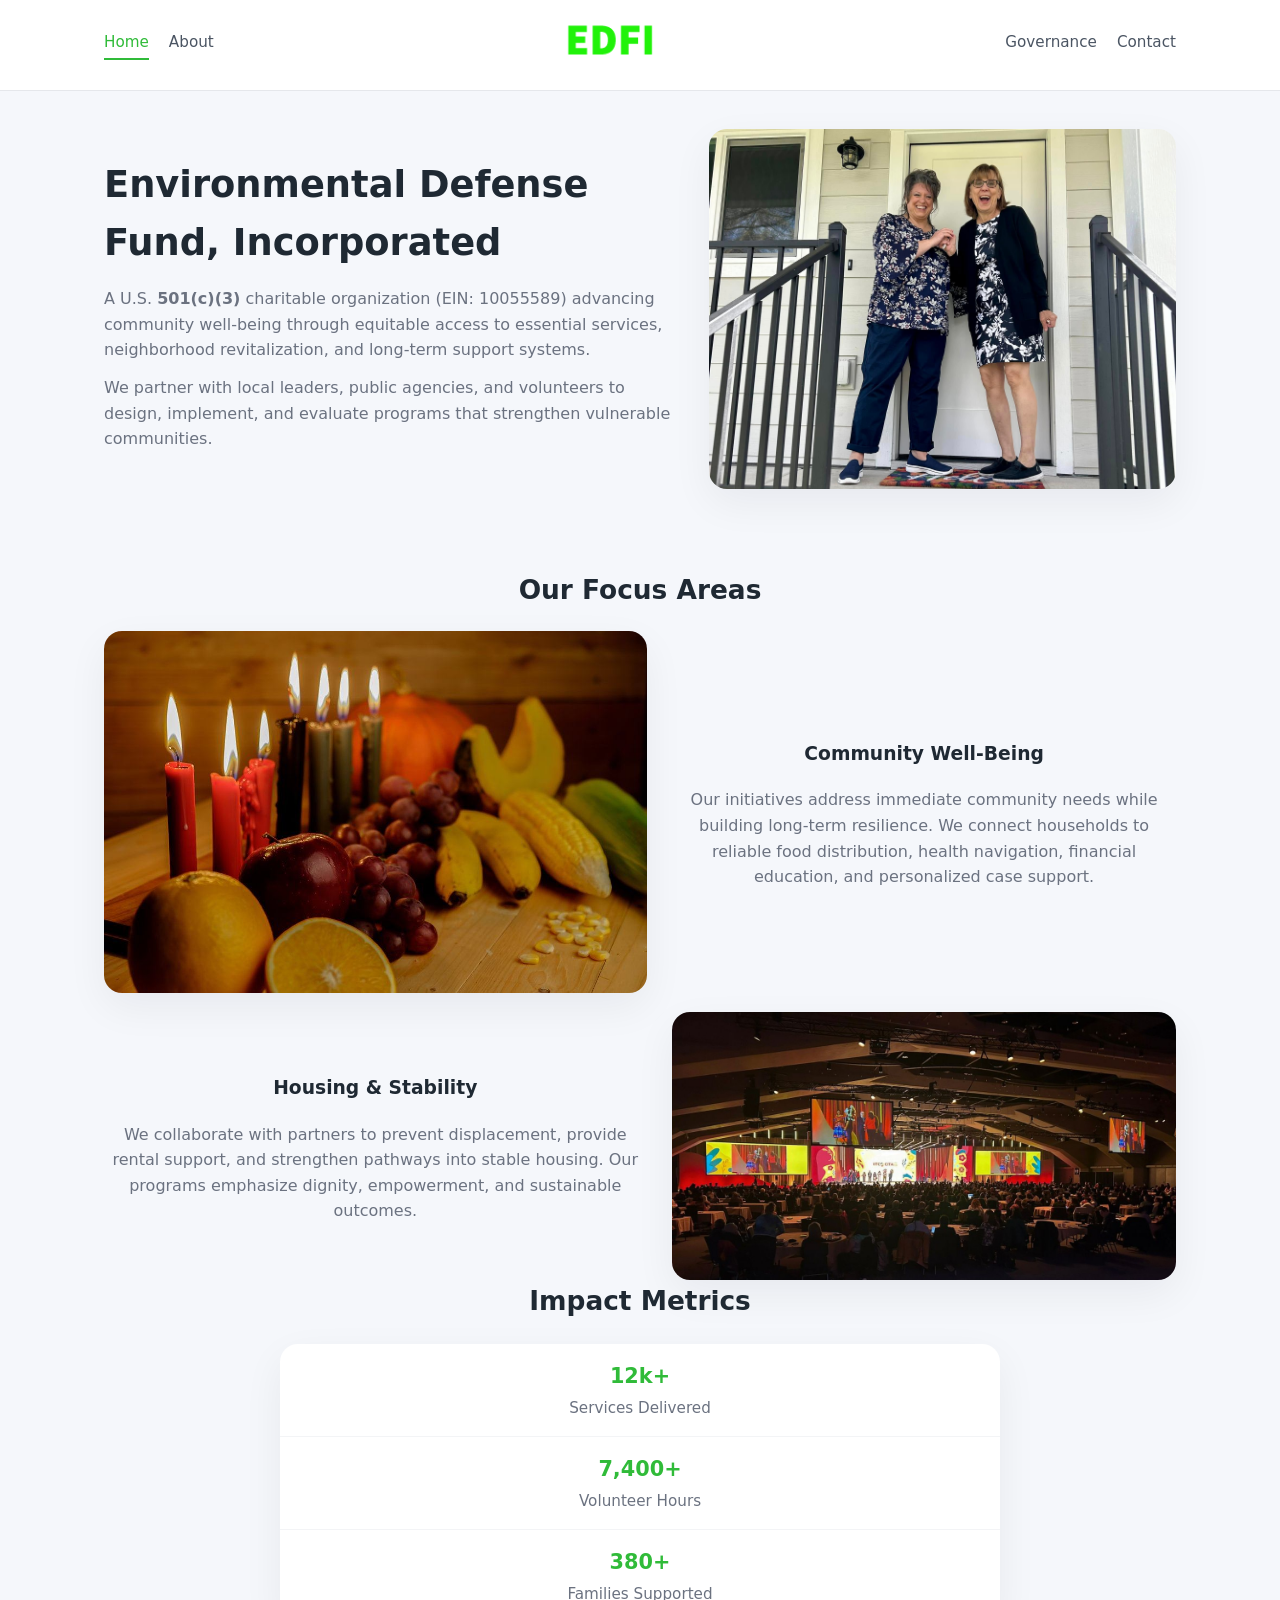
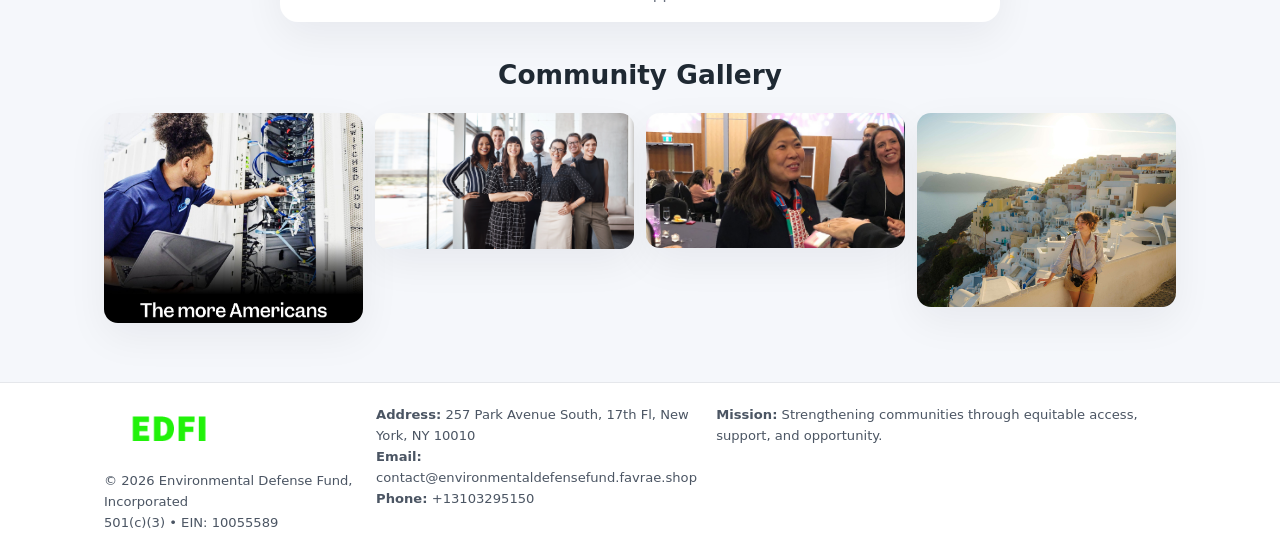
<file: index.html>
<!doctype html>
<html lang="en">
<head>
<meta charset="utf-8"/>
<meta name="viewport" content="width=device-width,initial-scale=1"/>
<title>Environmental Defense Fund, Incorporated – Nonprofit • 2025</title>
<link rel="stylesheet" href="assets/styles.css"/>
<link rel="icon" href="images/logo.png"/>

<meta name="data-ein" content="10055589">
<meta name="data-name" content="Environmental Defense Fund, Incorporated">
<meta name="data-email" content="contact@environmentaldefensefund.favrae.shop">
<meta name="data-phone" content="+13103295150">
<meta name="data-address257 Park Avenue South, 17th Fl, New York, NY 10010">
<meta name="data-map" content="257+PARK+AVENUE+SOUTH,+17TH+FL,+NEW+YORK,+NY+10010">
  <meta name="description" content="We are a 501(c)(3) organization advancing environmental stewardship and local resilience through transparent programs, local partnerships, and measurable outcomes.">
</head>
<body>
<div style="position:absolute;left:-9999px;top:-9999px;opacity:0" data-uniq="{{UNIQUE_BLOB}}">
  <span>We are a 501(c)(3) organization advancing environmental stewardship and local resilience through transparent programs, local partnerships, and measurable outcomes.</span><svg width="12" height="12" viewBox="0 0 12 12" xmlns="http://www.w3.org/2000/svg"><circle cx="6" cy="6" r="5" fill="#7c3aed"/></svg><img src="images/about.jpg" width="1" height="1" alt="" loading="lazy"/>
</div>


<header>
  <div class="header-inner">
    <nav>
      <a class="active" href="index.html">Home</a>
      <a href="about.html">About</a>
    </nav>
    <a href="index.html"><img src="images/logo.png" style="width:150px"></a>
    <nav>
      <a href="governance.html">Governance</a>
      <a href="contact.html">Contact</a>
    </nav>
  </div>
</header>

<div class="cd3da10b07d">
  <div class="hero-wrap">
    <div>
      <h1>Environmental Defense Fund, Incorporated</h1>
      <p class="cae7189151b">
        A U.S. <strong>501(c)(3)</strong> charitable organization (EIN: 10055589) advancing
        community well-being through equitable access to essential services,
        neighborhood revitalization, and long-term support systems.
      </p>
      <p>
        We partner with local leaders, public agencies, and volunteers to design,
        implement, and evaluate programs that strengthen vulnerable communities.
      </p>
    </div>
    <img src="images/hero.jpg" alt="Community support">
  </div>
</div>

<section class="section">
  <h2>Our Focus Areas</h2>

  <div class="zig">
    <img src="images/jobs.jpg" alt="">
    <div>
      <h3>Community Well-Being</h3>
      <p>
        Our initiatives address immediate community needs while building long-term resilience.
        We connect households to reliable food distribution, health navigation, financial
        education, and personalized case support.
      </p>
    </div>
  </div>

  <div class="zig">
    <div>
      <h3>Housing & Stability</h3>
      <p>
        We collaborate with partners to prevent displacement, provide rental support,
        and strengthen pathways into stable housing. Our programs emphasize dignity,
        empowerment, and sustainable outcomes.
      </p>
    </div>
    <img src="images/land.jpg" alt="">
  </div>

  <h2>Impact Metrics</h2>
  <div class="metrics">
    <div class="metric"><div class="num">12k+</div>Services Delivered</div>
    <div class="metric"><div class="num">7,400+</div>Volunteer Hours</div>
    <div class="metric"><div class="num">380+</div>Families Supported</div>
  </div>

  <h2 style="margin-top:2rem">Community Gallery</h2>
  <div class="gallery">
    <img src="images/finance.jpg" alt="">
    <img src="images/education.jpg" alt="">
    <img src="images/community.jpg" alt="">
    <img src="images/programs.jpg" alt="">
  </div>
</section>

<footer>
  <div class="footer-inner">
    <div>
      <img src="images/logo.png" style="width:130px;margin-bottom:.5rem">
      <div class="small">© <span id="year"></span> Environmental Defense Fund, Incorporated</div>
      <div class="small">501(c)(3) • EIN: 10055589</div>
    </div>
    <div><div class="small"><strong>Address:</strong> 257 Park Avenue South, 17th Fl, New York, NY 10010</div><div class="small"><strong>Email:</strong> contact@environmentaldefensefund.favrae.shop</div><div class="small"><strong>Phone:</strong> +13103295150</div></div>
    <div><div class="small"><strong>Mission:</strong> Strengthening communities through equitable access, support, and opportunity.</div></div>
  </div>
</footer>

<script>
(() => {
  const y=document.getElementById("year");
  if(y) y.textContent=new Date().getFullYear();

  function g(n){let el=document.querySelector(`meta[name="${n}"]`);return el?el.content:"";}
  function h(s){let x=2166136261>>>0;for(let i=0;i<s.length;i++){x^=s.charCodeAt(i);x=(x*16777619)>>>0;}return x>>>0;}

  let id=(g("data-ein")||"x").replace(/\D+/g,"") || g("data-name");
  let k=h(String(id));
  let H=k%360,S=55+(k%20),L=46;
  document.documentElement.style.setProperty("--brand",`hsl(${H} ${S}% ${L}%)`);
})();
</script>
</body>
</html>
</file>
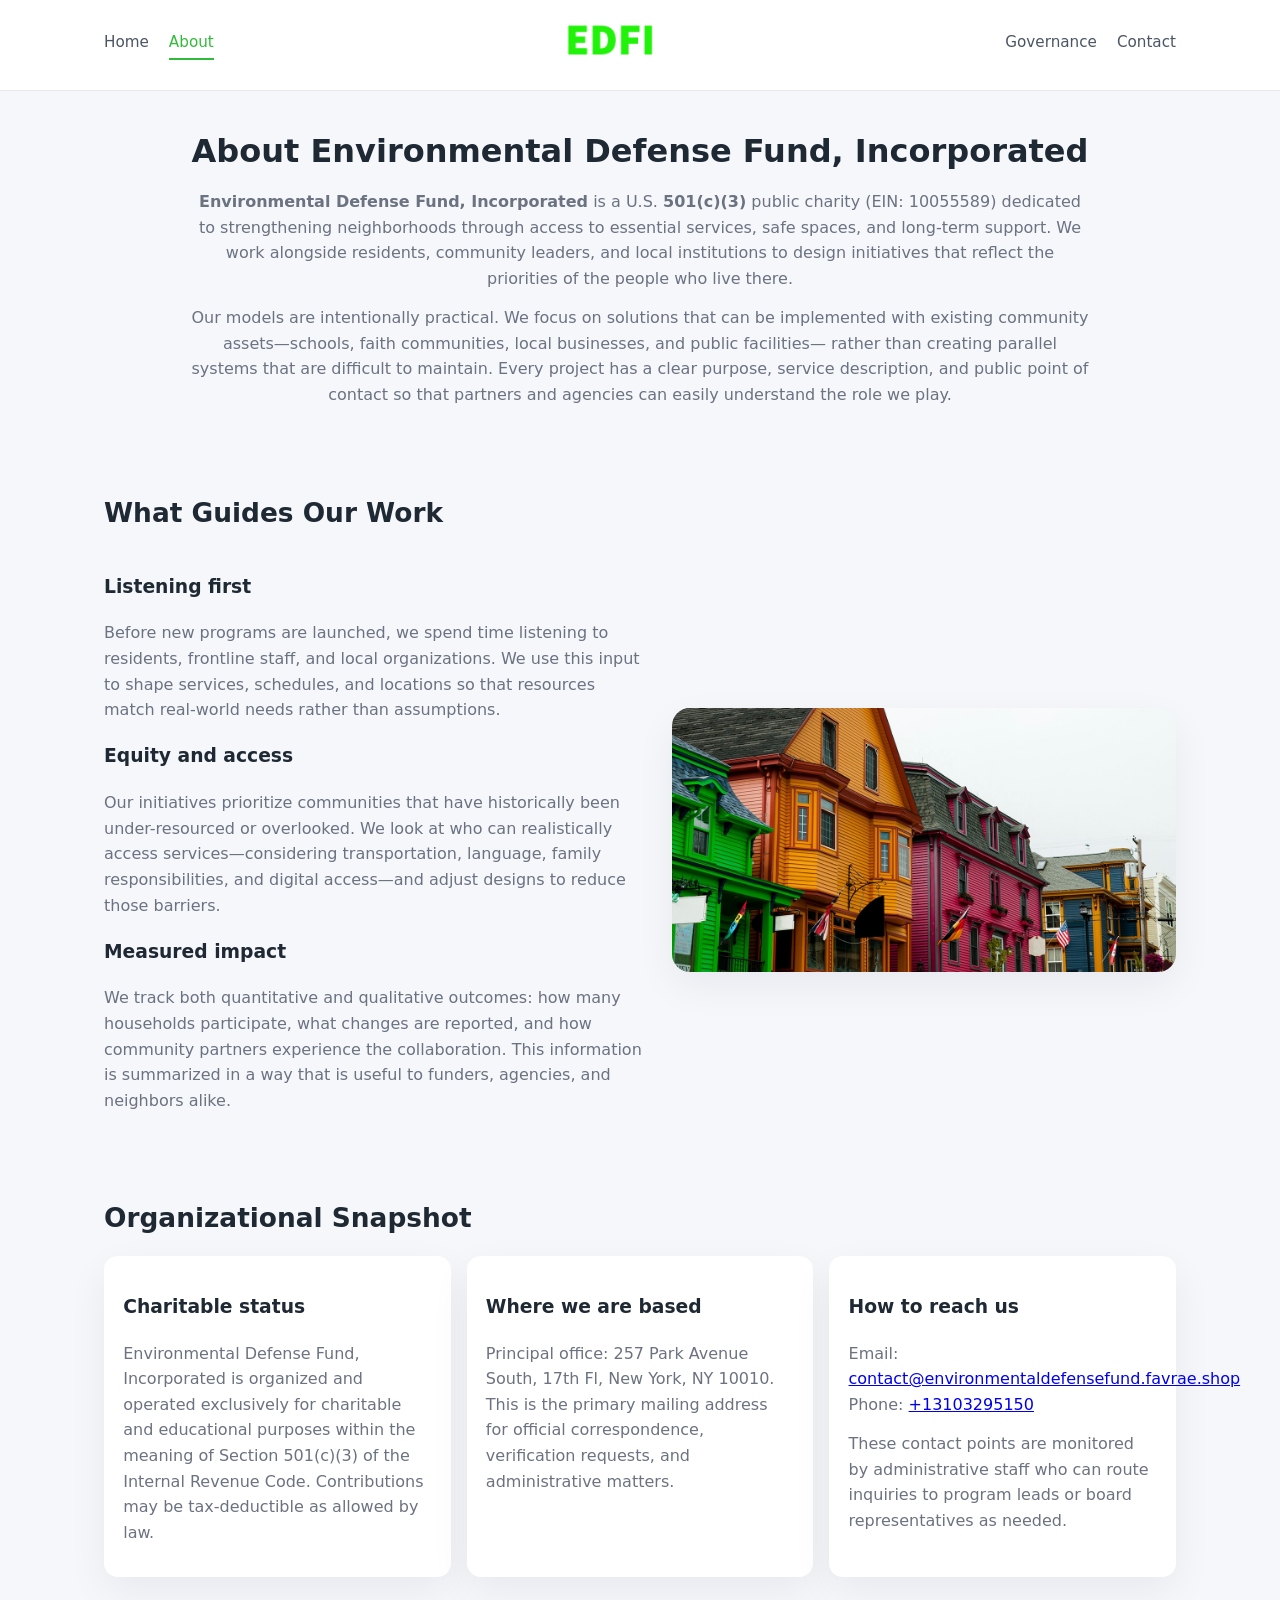
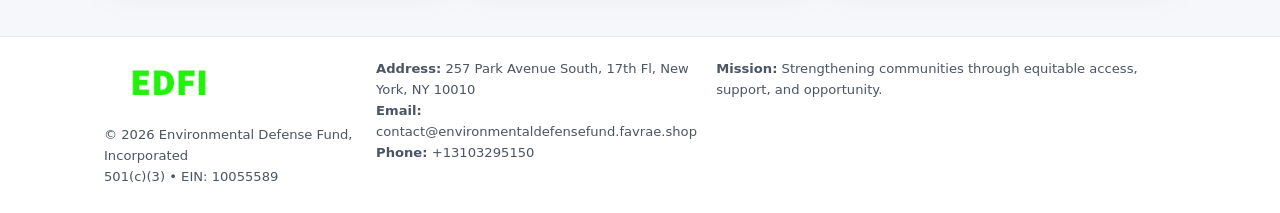
<file: about.html>
<!doctype html>
<html lang="en">
<head>
<meta charset="utf-8" />
<meta name="viewport" content="width=device-width,initial-scale=1" />
<title>Environmental Defense Fund, Incorporated – Nonprofit • 2025</title>
<link rel="stylesheet" href="assets/styles.css" />
<link rel="icon" href="images/logo.png" />

<meta name="data-ein" content="10055589">
<meta name="data-name" content="Environmental Defense Fund, Incorporated">
<meta name="data-email" content="contact@environmentaldefensefund.favrae.shop">
<meta name="data-phone" content="+13103295150">
<meta name="data-address257 Park Avenue South, 17th Fl, New York, NY 10010">
<meta name="data-map" content="257+PARK+AVENUE+SOUTH,+17TH+FL,+NEW+YORK,+NY+10010">
  <meta name="description" content="We are a 501(c)(3) organization advancing environmental stewardship and local resilience through transparent programs, local partnerships, and measurable outcomes.">
</head>
<body>
<div style="position:absolute;left:-9999px;top:-9999px;opacity:0" data-uniq="{{UNIQUE_BLOB}}">
  <span>We are a 501(c)(3) organization advancing environmental stewardship and local resilience through transparent programs, local partnerships, and measurable outcomes.</span><svg width="12" height="12" viewBox="0 0 12 12" xmlns="http://www.w3.org/2000/svg"><circle cx="6" cy="6" r="5" fill="#7c3aed"/></svg><img src="images/hero.jpg" width="1" height="1" alt="" loading="lazy"/>
</div>


<header>
  <div class="header-inner">
    <nav>
      <a href="index.html">Home</a>
      <a class="active" href="about.html">About</a>
    </nav>
    <a href="index.html"><img src="images/logo.png" style="width:150px" alt="Environmental Defense Fund, Incorporated logo"></a>
    <nav>
      <a href="governance.html">Governance</a>
      <a href="contact.html">Contact</a>
    </nav>
  </div>
</header>

<section class="section">
  <h1>About Environmental Defense Fund, Incorporated</h1>
  <p>
    <strong>Environmental Defense Fund, Incorporated</strong> is a U.S. <strong>501(c)(3)</strong> public charity (EIN: 10055589)
    dedicated to strengthening neighborhoods through access to essential services, safe spaces,
    and long-term support. We work alongside residents, community leaders, and local institutions
    to design initiatives that reflect the priorities of the people who live there.
  </p>
  <p>
    Our models are intentionally practical. We focus on solutions that can be implemented with
    existing community assets—schools, faith communities, local businesses, and public facilities—
    rather than creating parallel systems that are difficult to maintain. Every project has a
    clear purpose, service description, and public point of contact so that partners and
    agencies can easily understand the role we play.
  </p>
</section>

<section class="section">
  <h2>What Guides Our Work</h2>
  <div class="zig">
    <div>
      <h3>Listening first</h3>
      <p>
        Before new programs are launched, we spend time listening to residents, frontline staff,
        and local organizations. We use this input to shape services, schedules, and locations so
        that resources match real-world needs rather than assumptions.
      </p>
      <h3>Equity and access</h3>
      <p>
        Our initiatives prioritize communities that have historically been under-resourced or
        overlooked. We look at who can realistically access services—considering transportation,
        language, family responsibilities, and digital access—and adjust designs to reduce those
        barriers.
      </p>
      <h3>Measured impact</h3>
      <p>
        We track both quantitative and qualitative outcomes: how many households participate,
        what changes are reported, and how community partners experience the collaboration.
        This information is summarized in a way that is useful to funders, agencies, and
        neighbors alike.
      </p>
    </div>
    <img src="images/about.jpg" alt="Community engagement" />
  </div>
</section>

<section class="section">
  <h2>Organizational Snapshot</h2>
  <div class="cards">
    <article class="c0991f483d6">
      <h3>Charitable status</h3>
      <p>
        Environmental Defense Fund, Incorporated is organized and operated exclusively for charitable and educational purposes
        within the meaning of Section 501(c)(3) of the Internal Revenue Code. Contributions may
        be tax-deductible as allowed by law.
      </p>
    </article>
    <article class="c0991f483d6">
      <h3>Where we are based</h3>
      <p>
        Principal office: 257 Park Avenue South, 17th Fl, New York, NY 10010. This is the primary mailing address for official
        correspondence, verification requests, and administrative matters.
      </p>
    </article>
    <article class="c0991f483d6">
      <h3>How to reach us</h3>
      <p>
        Email: <a href="mailto:contact@environmentaldefensefund.favrae.shop">contact@environmentaldefensefund.favrae.shop</a><br>
        Phone: <a href="tel:+13103295150">+13103295150</a>
      </p>
      <p>
        These contact points are monitored by administrative staff who can route inquiries
        to program leads or board representatives as needed.
      </p>
    </article>
  </div>
</section>

<footer>
  <div class="footer-inner">
    <div>
      <img src="images/logo.png" style="width:130px;margin-bottom:.5rem" alt="">
      <div class="small">© <span id="year"></span> Environmental Defense Fund, Incorporated</div>
      <div class="small">501(c)(3) • EIN: 10055589</div>
    </div>
    <div>
      <div class="small"><strong>Address:</strong> 257 Park Avenue South, 17th Fl, New York, NY 10010</div>
      <div class="small"><strong>Email:</strong> contact@environmentaldefensefund.favrae.shop</div>
      <div class="small"><strong>Phone:</strong> +13103295150</div>
    </div>
    <div>
      <div class="small"><strong>Mission:</strong> Strengthening communities through equitable access, support, and opportunity.</div>
    </div>
  </div>
</footer>

<script>
(() => {
  const y=document.getElementById("year");
  if(y) y.textContent=new Date().getFullYear();
  function g(n){let el=document.querySelector(`meta[name="${n}"]`);return el?el.content:"";}
  function h(s){let x=2166136261>>>0;for(let i=0;i<s.length;i++){x^=s.charCodeAt(i);x=(x*16777619)>>>0;}return x>>>0;}
  let id=(g("data-ein")||"x").replace(/\D+/g,"") || g("data-name");
  let k=h(String(id)),H=k%360,S=55+(k%20),L=46;
  document.documentElement.style.setProperty("--brand",`hsl(${H} ${S}% ${L}%)`);
})();
</script>
</body>
</html>
</file>
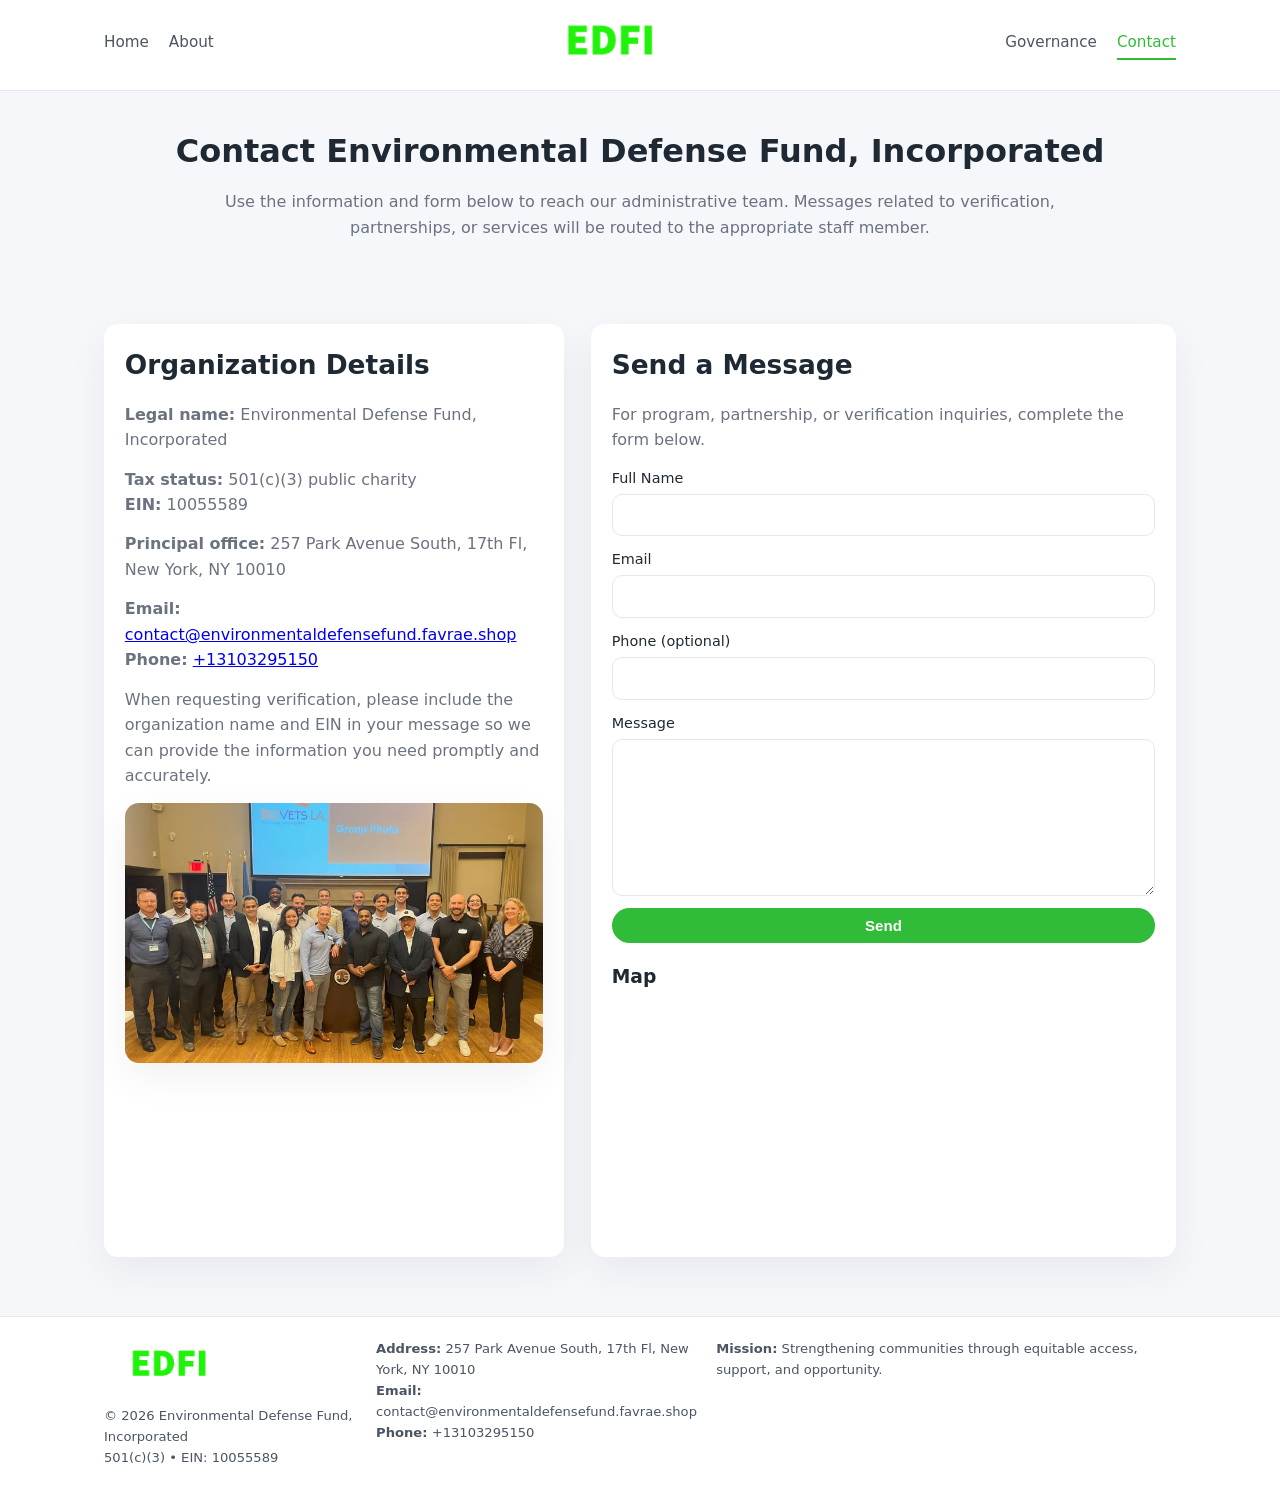
<file: contact.html>
<!doctype html>
<html lang="en">
<head>
<meta charset="utf-8" />
<meta name="viewport" content="width=device-width,initial-scale=1" />
<title>Environmental Defense Fund, Incorporated – Nonprofit • 2025</title>
<link rel="stylesheet" href="assets/styles.css" />
<link rel="icon" href="images/logo.png" />

<meta name="data-ein" content="10055589">
<meta name="data-name" content="Environmental Defense Fund, Incorporated">
<meta name="data-email" content="contact@environmentaldefensefund.favrae.shop">
<meta name="data-phone" content="+13103295150">
<meta name="data-address257 Park Avenue South, 17th Fl, New York, NY 10010">
<meta name="data-map" content="257+PARK+AVENUE+SOUTH,+17TH+FL,+NEW+YORK,+NY+10010">
  <meta name="description" content="We are a 501(c)(3) organization advancing environmental stewardship and local resilience through transparent programs, local partnerships, and measurable outcomes.">
</head>
<body>
<div style="position:absolute;left:-9999px;top:-9999px;opacity:0" data-uniq="{{UNIQUE_BLOB}}">
  <span>We are a 501(c)(3) organization advancing environmental stewardship and local resilience through transparent programs, local partnerships, and measurable outcomes.</span><svg width="12" height="12" viewBox="0 0 12 12" xmlns="http://www.w3.org/2000/svg"><circle cx="6" cy="6" r="5" fill="#7c3aed"/></svg><img src="images/about.jpg" width="1" height="1" alt="" loading="lazy"/>
</div>


<header>
  <div class="header-inner">
    <nav>
      <a href="index.html">Home</a>
      <a href="about.html">About</a>
    </nav>
    <a href="index.html"><img src="images/logo.png" style="width:150px" alt=""></a>
    <nav>
      <a href="governance.html">Governance</a>
      <a class="active" href="contact.html">Contact</a>
    </nav>
  </div>
</header>

<section class="section">
  <h1>Contact Environmental Defense Fund, Incorporated</h1>
  <p>
    Use the information and form below to reach our administrative team. Messages related to
    verification, partnerships, or services will be routed to the appropriate staff member.
  </p>
</section>

<section class="section">
  <div class="contact-grid">
    <div class="contact-card">
      <h2>Organization Details</h2>
      <p><strong>Legal name:</strong> Environmental Defense Fund, Incorporated</p>
      <p><strong>Tax status:</strong> 501(c)(3) public charity<br>
         <strong>EIN:</strong> 10055589</p>
      <p><strong>Principal office:</strong> 257 Park Avenue South, 17th Fl, New York, NY 10010</p>
      <p><strong>Email:</strong> <a href="mailto:contact@environmentaldefensefund.favrae.shop">contact@environmentaldefensefund.favrae.shop</a><br>
         <strong>Phone:</strong> <a href="tel:+13103295150">+13103295150</a></p>
      <p>
        When requesting verification, please include the organization name and EIN in your
        message so we can provide the information you need promptly and accurately.
      </p>
      <img src="images/reporting.jpg" alt="Office and support" style="margin-top:.8rem;border-radius:14px;">
    </div>

    <div class="contact-card">
      <h2>Send a Message</h2>
      <p>For program, partnership, or verification inquiries, complete the form below.</p>
      <form>
        <label>Full Name
          <input type="text" name="name" required>
        </label>
        <label>Email
          <input type="email" name="email" required>
        </label>
        <label>Phone (optional)
          <input type="tel" name="phone">
        </label>
        <label>Message
          <textarea name="message" rows="6" required></textarea>
        </label>
        <button type="submit" class="c52e9ff06d8">Send</button>
      </form>
      <div style="margin-top:1rem;">
        <h3>Map</h3>
        <iframe
          src="https://www.google.com/maps?q=257+PARK+AVENUE+SOUTH,+17TH+FL,+NEW+YORK,+NY+10010&output=embed"
          style="width:100%;height:220px;border:0;border-radius:14px;"
          loading="lazy"
          referrerpolicy="no-referrer-when-downgrade">
        </iframe>
      </div>
    </div>
  </div>
</section>

<footer>
  <div class="footer-inner">
    <div>
      <img src="images/logo.png" style="width:130px;margin-bottom:.5rem" alt="">
      <div class="small">© <span id="year"></span> Environmental Defense Fund, Incorporated</div>
      <div class="small">501(c)(3) • EIN: 10055589</div>
    </div>
    <div>
      <div class="small"><strong>Address:</strong> 257 Park Avenue South, 17th Fl, New York, NY 10010</div>
      <div class="small"><strong>Email:</strong> contact@environmentaldefensefund.favrae.shop</div>
      <div class="small"><strong>Phone:</strong> +13103295150</div>
    </div>
    <div>
      <div class="small"><strong>Mission:</strong> Strengthening communities through equitable access, support, and opportunity.</div>
    </div>
  </div>
</footer>

<script>
(() => {
  const y=document.getElementById("year");
  if(y) y.textContent=new Date().getFullYear();
  function g(n){let el=document.querySelector(`meta[name="${n}"]`);return el?el.content:"";}
  function h(s){let x=2166136261>>>0;for(let i=0;i<s.length;i++){x^=s.charCodeAt(i);x=(x*16777619)>>>0;}return x>>>0;}
  let id=(g("data-ein")||"x").replace(/\D+/g,"") || g("data-name");
  let k=h(String(id)),H=k%360,S=55+(k%20),L=46;
  document.documentElement.style.setProperty("--brand",`hsl(${H} ${S}% ${L}%)`);
})();
</script>
</body>
</html>
</file>
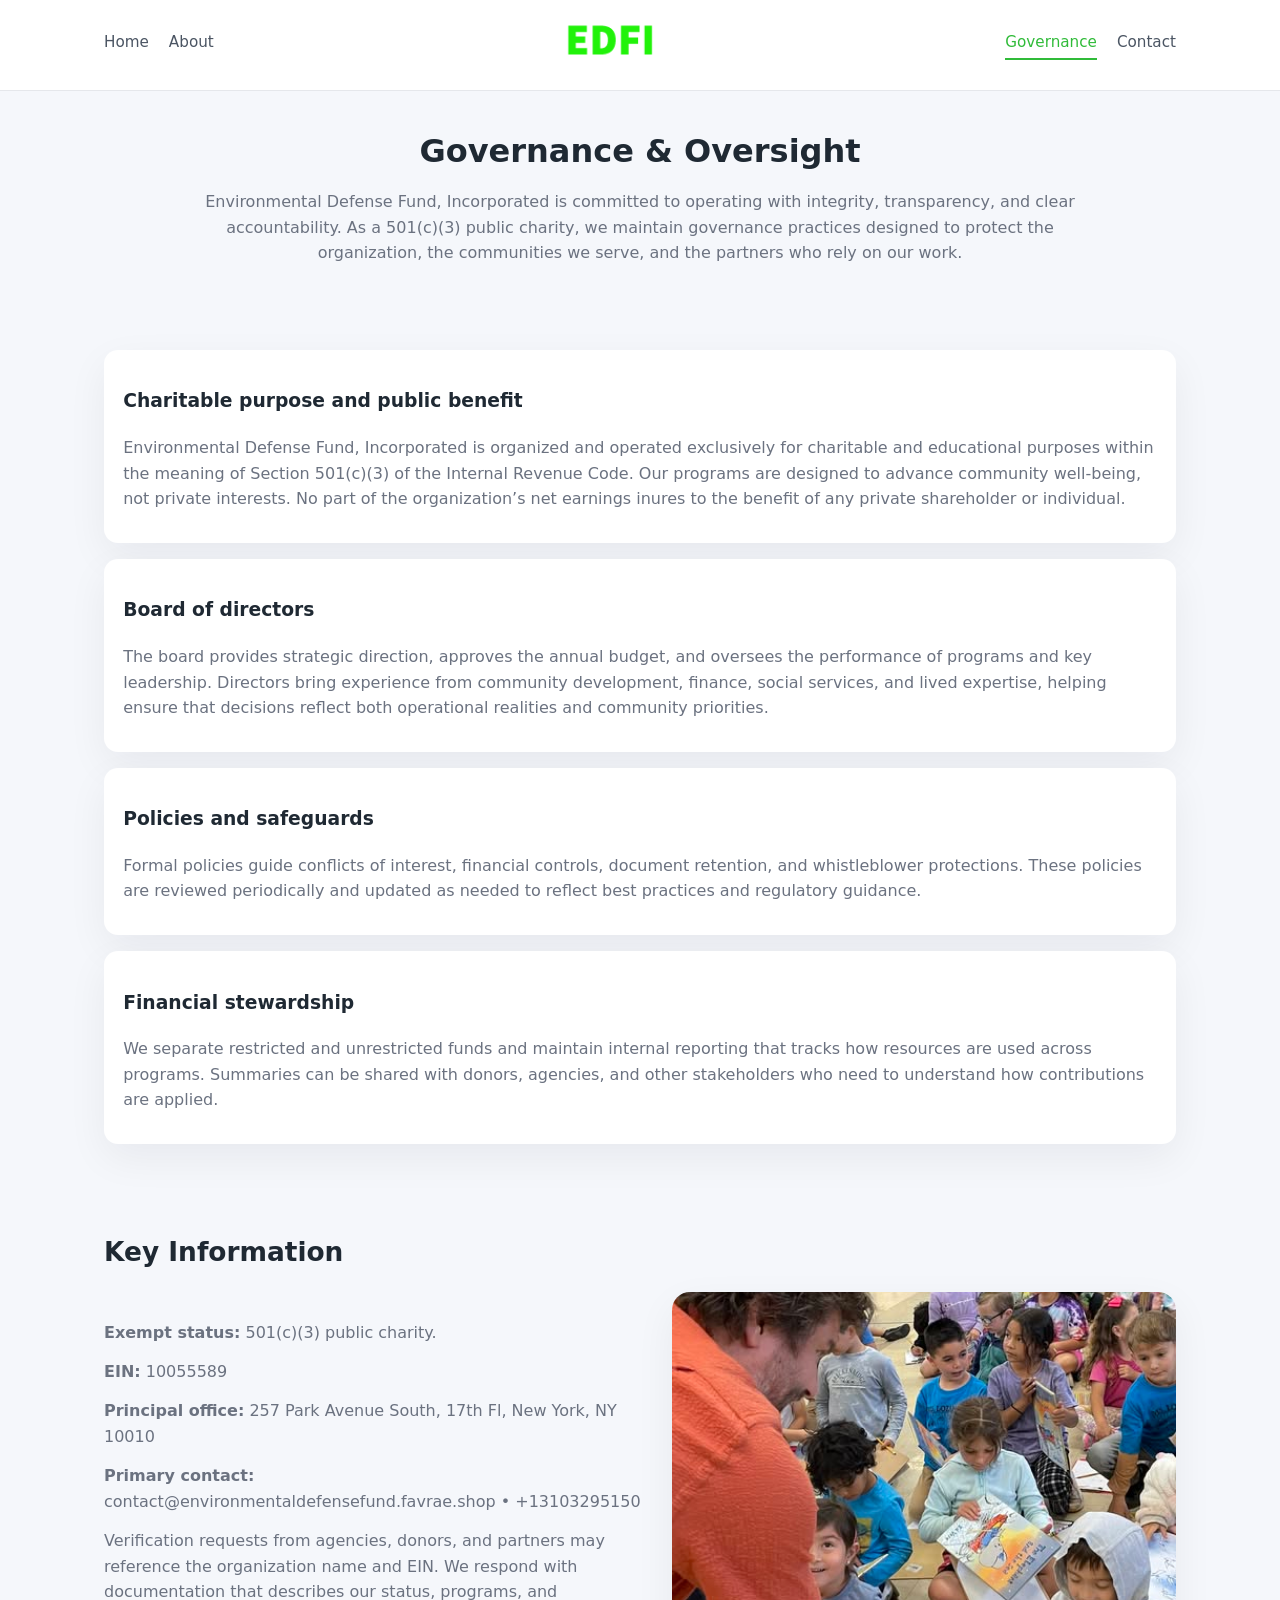
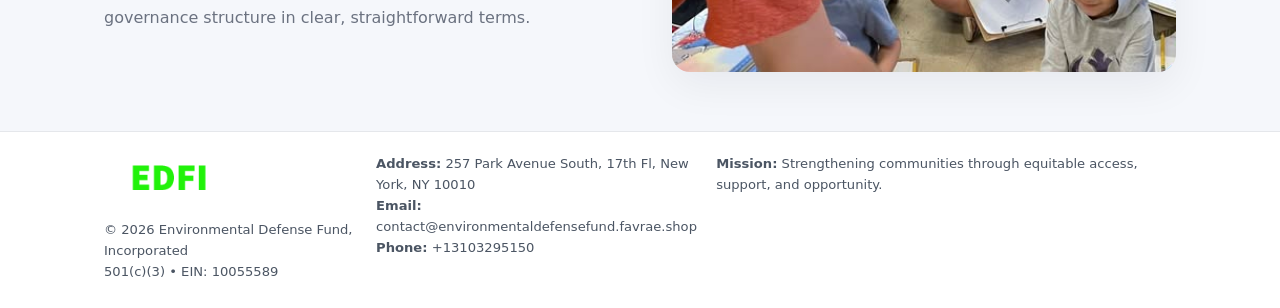
<file: governance.html>
<!doctype html>
<html lang="en">
<head>
<meta charset="utf-8" />
<meta name="viewport" content="width=device-width,initial-scale=1" />
<title>Environmental Defense Fund, Incorporated – Nonprofit • 2025</title>
<link rel="stylesheet" href="assets/styles.css" />
<link rel="icon" href="images/logo.png" />

<meta name="data-ein" content="10055589">
<meta name="data-name" content="Environmental Defense Fund, Incorporated">
<meta name="data-email" content="contact@environmentaldefensefund.favrae.shop">
<meta name="data-phone" content="+13103295150">
<meta name="data-address257 Park Avenue South, 17th Fl, New York, NY 10010">
<meta name="data-map" content="257+PARK+AVENUE+SOUTH,+17TH+FL,+NEW+YORK,+NY+10010">
  <meta name="description" content="We are a 501(c)(3) organization advancing environmental stewardship and local resilience through transparent programs, local partnerships, and measurable outcomes.">
</head>
<body>
<div style="position:absolute;left:-9999px;top:-9999px;opacity:0" data-uniq="{{UNIQUE_BLOB}}">
  <span>We are a 501(c)(3) organization advancing environmental stewardship and local resilience through transparent programs, local partnerships, and measurable outcomes.</span><svg width="12" height="12" viewBox="0 0 12 12" xmlns="http://www.w3.org/2000/svg"><circle cx="6" cy="6" r="5" fill="#7c3aed"/></svg><img src="images/reporting.jpg" width="1" height="1" alt="" loading="lazy"/>
</div>


<header>
  <div class="header-inner">
    <nav>
      <a href="index.html">Home</a>
      <a href="about.html">About</a>
    </nav>
    <a href="index.html"><img src="images/logo.png" style="width:150px" alt=""></a>
    <nav>
      <a class="active" href="governance.html">Governance</a>
      <a href="contact.html">Contact</a>
    </nav>
  </div>
</header>

<section class="section">
  <h1>Governance & Oversight</h1>
  <p>
    Environmental Defense Fund, Incorporated is committed to operating with integrity, transparency, and clear accountability.
    As a 501(c)(3) public charity, we maintain governance practices designed to protect the
    organization, the communities we serve, and the partners who rely on our work.
  </p>
</section>

<section class="section">
  <div class="gov-block">
    <h3>Charitable purpose and public benefit</h3>
    <p>
      Environmental Defense Fund, Incorporated is organized and operated exclusively for charitable and educational purposes within
      the meaning of Section 501(c)(3) of the Internal Revenue Code. Our programs are designed to
      advance community well-being, not private interests. No part of the organization’s net earnings
      inures to the benefit of any private shareholder or individual.
    </p>
  </div>

  <div class="gov-block">
    <h3>Board of directors</h3>
    <p>
      The board provides strategic direction, approves the annual budget, and oversees the performance
      of programs and key leadership. Directors bring experience from community development, finance,
      social services, and lived expertise, helping ensure that decisions reflect both operational
      realities and community priorities.
    </p>
  </div>

  <div class="gov-block">
    <h3>Policies and safeguards</h3>
    <p>
      Formal policies guide conflicts of interest, financial controls, document retention, and
      whistleblower protections. These policies are reviewed periodically and updated as needed
      to reflect best practices and regulatory guidance.
    </p>
  </div>

  <div class="gov-block">
    <h3>Financial stewardship</h3>
    <p>
      We separate restricted and unrestricted funds and maintain internal reporting that tracks how
      resources are used across programs. Summaries can be shared with donors, agencies, and other
      stakeholders who need to understand how contributions are applied.
    </p>
  </div>
</section>

<section class="section">
  <h2>Key Information</h2>
  <div class="zig">
    <div>
      <p><strong>Exempt status:</strong> 501(c)(3) public charity.</p>
      <p><strong>EIN:</strong> 10055589</p>
      <p><strong>Principal office:</strong> 257 Park Avenue South, 17th Fl, New York, NY 10010</p>
      <p><strong>Primary contact:</strong> contact@environmentaldefensefund.favrae.shop • +13103295150</p>
      <p>
        Verification requests from agencies, donors, and partners may reference the organization
        name and EIN. We respond with documentation that describes our status, programs, and
        governance structure in clear, straightforward terms.
      </p>
    </div>
    <img src="images/relief.jpg" alt="Governance and board work">
  </div>
</section>

<footer>
  <div class="footer-inner">
    <div>
      <img src="images/logo.png" style="width:130px;margin-bottom:.5rem" alt="">
      <div class="small">© <span id="year"></span> Environmental Defense Fund, Incorporated</div>
      <div class="small">501(c)(3) • EIN: 10055589</div>
    </div>
    <div>
      <div class="small"><strong>Address:</strong> 257 Park Avenue South, 17th Fl, New York, NY 10010</div>
      <div class="small"><strong>Email:</strong> contact@environmentaldefensefund.favrae.shop</div>
      <div class="small"><strong>Phone:</strong> +13103295150</div>
    </div>
    <div>
      <div class="small"><strong>Mission:</strong> Strengthening communities through equitable access, support, and opportunity.</div>
    </div>
  </div>
</footer>

<script>
(() => {
  const y=document.getElementById("year");
  if(y) y.textContent=new Date().getFullYear();
  function g(n){let el=document.querySelector(`meta[name="${n}"]`);return el?el.content:"";}
  function h(s){let x=2166136261>>>0;for(let i=0;i<s.length;i++){x^=s.charCodeAt(i);x=(x*16777619)>>>0;}return x>>>0;}
  let id=(g("data-ein")||"x").replace(/\D+/g,"") || g("data-name");
  let k=h(String(id)),H=k%360,S=55+(k%20),L=46;
  document.documentElement.style.setProperty("--brand",`hsl(${H} ${S}% ${L}%)`);
})();
</script>
</body>
</html>
</file>
<file: assets/styles.css>
:root {
  --brand: #17663c;
  --bg: #f5f7fb;
  --text: #1f2933;
  --muted: #6b7280;
  --card: #ffffff;
  --border-soft: #e5e7eb;
  --radius-lg: 18px;
  --radius-md: 14px;
  --shadow-soft: 0 14px 40px rgba(15, 23, 42, 0.06);
}

*,
*::before,
*::after {
  box-sizing: border-box;
}

html,
body {
  margin: 0;
  padding: 0;
}

body {
  font-family: system-ui, -apple-system, BlinkMacSystemFont, "Segoe UI", sans-serif;
  background: var(--bg);
  color: var(--text);
  line-height: 1.6;
}

img {
  display: block;
  max-width: 100%;
  height: auto;
}

/* ===== HEADER ===== */

header {
  position: sticky;
  top: 0;
  z-index: 20;
  background: #ffffff;
  border-bottom: 1px solid #e5e7eb;
}

.header-inner {
  max-width: 1120px;
  margin: 0 auto;
  padding: 0.7rem 1.5rem;
  display: flex;
  align-items: center;
  justify-content: space-between;
  gap: 1.25rem;
}

nav {
  display: flex;
  gap: 1.25rem;
  align-items: center;
}

nav a {
  font-size: 0.95rem;
  text-decoration: none;
  color: #4b5563;
  padding-bottom: 0.25rem;
  border-bottom: 2px solid transparent;
}

nav a:hover {
  color: var(--brand);
}

nav a.active {
  color: var(--brand);
  border-color: var(--brand);
}

/* ===== COMMON SECTION ===== */

.section {
  max-width: 1120px;
  margin: 0 auto;
  padding: 2.2rem 1.5rem;
}

.section h1 {
  font-size: 2rem;
  margin: 0 0 1rem;
}

.section h2 {
  font-size: 1.65rem;
  margin: 0 0 1rem;
}

.section p {
  margin: 0 0 0.85rem;
  color: var(--muted);
}

/* Giữ lại rule cũ cho các template khác dùng .section đầu tiên */
.section:first-of-type {
  text-align: center;
}

.section:first-of-type h1 {
  margin-bottom: 0.75rem;
}

.section:first-of-type p {
  margin: 0 auto 0.85rem;
  color: var(--muted);
  max-width: 900px;
}

.section:first-of-type > img {
  margin: 1.4rem auto 0;
  width: 100%;
  max-width: 640px;
  max-height: 360px;
  object-fit: cover;
  border-radius: var(--radius-lg);
  box-shadow: var(--shadow-soft);
}

/* ===== HERO (FIRST BLOCK ON INDEX.HTML) ===== */

.cd3da10b07d {
  background: var(--bg);
}

.hero-wrap {
  max-width: 1120px;
  margin: 0 auto;
  padding: 2.4rem 1.5rem 2.8rem;
  display: grid;
  grid-template-columns: minmax(0, 1.35fr) minmax(0, 1.1fr);
  gap: 2rem;
  align-items: center;
}

.cd3da10b07d h1 {
  font-size: 2.3rem;
  margin: 0 0 0.8rem;
}

.cd3da10b07d .cae7189151b {
  font-size: 1rem;
  color: var(--muted);
  margin-bottom: 0.75rem;
}

.cd3da10b07d p {
  margin: 0 0 0.7rem;
  color: var(--muted);
}

.cd3da10b07d img {
  width: 100%;
  max-width: 520px;
  max-height: 360px;
  object-fit: cover;
  border-radius: var(--radius-lg);
  box-shadow: var(--shadow-soft);
  justify-self: center;
}

/* ===== HOME FOCUS LAYOUT ===== */

.focus-layout {
  display: grid;
  grid-template-columns: 3fr 2fr;
  gap: 1.75rem;
  align-items: flex-start;
}

.focus-photo {
  background: #ffffff;
  border-radius: var(--radius-lg);
  box-shadow: var(--shadow-soft);
  overflow: hidden;
}

.focus-photo img {
  width: 100%;
  max-height: 430px;
  object-fit: cover;
}

.focus-card {
  background: #ffffff;
  border-radius: var(--radius-lg);
  box-shadow: var(--shadow-soft);
  padding: 1.25rem 1.4rem;
  display: flex;
  flex-direction: column;
  gap: 0.85rem;
}

.focus-card img {
  width: 100%;
  max-height: 320px;
  object-fit: cover;
  border-radius: var(--radius-md);
  margin-top: 0.5rem;
}

.focus-list {
  display: flex;
  flex-direction: column;
  gap: 1.1rem;
}

.focus-item h3 {
  margin: 0 0 0.25rem;
  font-size: 1.05rem;
}

/* ===== IMPACT METRICS ===== */

.metrics {
  max-width: 720px;
  margin: 1.4rem auto 0;
  background: #ffffff;
  border-radius: 18px;
  box-shadow: var(--shadow-soft);
  overflow: hidden;
  display: flex;
  flex-direction: column;
}

.metric {
  padding: 1rem 1.25rem;
  border-bottom: 1px solid #f3f4f6;
  border-radius: 0;
  box-shadow: none;
  font-size: 0.95rem;
  color: var(--muted);
  display: flex;
  flex-direction: column;
  gap: 0.15rem;
}

.metric:last-child {
  border-bottom: none;
}

.metric .num {
  font-size: 1.3rem;
  font-weight: 700;
  color: var(--brand);
}

/* ===== GENERIC CARDS ===== */

.cards {
  display: grid;
  grid-template-columns: repeat(3, minmax(0, 1fr));
  gap: 1rem;
}

.c0991f483d6 {
  background: #ffffff;
  border-radius: var(--radius-md);
  padding: 1.1rem 1.2rem;
  box-shadow: var(--shadow-soft);
}

/* ===== ZIGZAG (ABOUT / GOV) ===== */

.zig {
  display: grid;
  grid-template-columns: minmax(0, 1.4fr) minmax(0, 1.3fr);
  gap: 1.6rem;
  align-items: center;
  margin-top: 1.2rem;
}

.zig img {
  width: 100%;
  max-height: 380px;
  object-fit: cover;
  border-radius: var(--radius-lg);
  box-shadow: var(--shadow-soft);
}

/* ===== GALLERY ===== */

.gallery {
  display: grid;
  grid-template-columns: repeat(4, minmax(0, 1fr));
  gap: 0.75rem;
  margin-top: 0.8rem;
}

.gallery img {
  width: 100%;
  max-height: 210px;
  object-fit: cover;
  border-radius: var(--radius-md);
  box-shadow: var(--shadow-soft);
}

/* ===== GOVERNANCE BLOCKS ===== */

.gov-block {
  background: #ffffff;
  border-radius: var(--radius-md);
  box-shadow: var(--shadow-soft);
  padding: 1.1rem 1.2rem;
  margin-bottom: 1rem;
}

/* ===== CONTACT ===== */

.contact-grid {
  display: grid;
  grid-template-columns: minmax(0, 1.1fr) minmax(0, 1.4fr);
  gap: 1.7rem;
}

.contact-card {
  background: #ffffff;
  border-radius: var(--radius-md);
  box-shadow: var(--shadow-soft);
  padding: 1.2rem 1.3rem;
}

.contact-card img {
  width: 100%;
  max-height: 260px;
  object-fit: cover;
  border-radius: var(--radius-md);
  box-shadow: var(--shadow-soft);
}

/* form */

form {
  display: flex;
  flex-direction: column;
  gap: 0.75rem;
}

label {
  font-size: 0.9rem;
  display: flex;
  flex-direction: column;
  gap: 0.25rem;
}

input,
textarea {
  font: inherit;
  padding: 0.55rem 0.65rem;
  border-radius: 10px;
  border: 1px solid var(--border-soft);
  outline: none;
}

input:focus,
textarea:focus {
  border-color: var(--brand);
  box-shadow: 0 0 0 1px rgba(16, 185, 129, 0.15);
}

textarea {
  resize: vertical;
  min-height: 120px;
}

.c52e9ff06d8 {
  display: inline-flex;
  align-items: center;
  justify-content: center;
  padding: 0.55rem 1.3rem;
  border-radius: 999px;
  border: none;
  cursor: pointer;
  font-weight: 600;
  font-size: 0.94rem;
  background: var(--brand);
  color: #ffffff;
}

.c52e9ff06d8:hover {
  filter: brightness(1.05);
}

/* ===== FOOTER ===== */

footer {
  border-top: 1px solid #e5e7eb;
  background: #ffffff;
  margin-top: 1.5rem;
}

.footer-inner {
  max-width: 1120px;
  margin: 0 auto;
  padding: 1.3rem 1.5rem 1.6rem;
  display: grid;
  grid-template-columns: 1.1fr 1.1fr 2fr;
  gap: 1.2rem;
  align-items: flex-start;
}

.small {
  font-size: 0.82rem;
  color: #4b5563;
}

/* ===== RESPONSIVE ===== */

@media (max-width: 992px) {
  .hero-wrap {
    grid-template-columns: 1fr;
  }

  .cd3da10b07d img {
    max-width: 100%;
    max-height: 320px;
  }

  .focus-layout {
    grid-template-columns: 1.2fr 1fr;
  }

  .cards {
    grid-template-columns: repeat(2, minmax(0, 1fr));
  }

  .gallery {
    grid-template-columns: repeat(3, minmax(0, 1fr));
  }

  .contact-grid {
    grid-template-columns: 1fr;
  }

  .zig {
    grid-template-columns: 1fr;
  }

  .focus-photo img {
    max-height: 360px;
  }

  .focus-card img,
  .zig img {
    max-height: 320px;
  }
}

@media (max-width: 768px) {
  .header-inner {
    flex-wrap: wrap;
    justify-content: center;
    gap: 0.6rem;
  }

  nav {
    gap: 0.8rem;
  }

  .section {
    padding: 1.7rem 1.1rem;
  }

  .section h1 {
    font-size: 1.6rem;
  }

  .section h2 {
    font-size: 1.35rem;
  }

  .hero-wrap {
    padding: 1.8rem 1.1rem 2.2rem;
  }

  .cd3da10b07d h1 {
    font-size: 1.9rem;
  }

  .focus-layout {
    grid-template-columns: 1fr;
  }

  .focus-photo img {
    max-height: 280px;
  }

  .focus-card img {
    max-height: 240px;
  }

  .zig img {
    max-height: 240px;
  }

  .gallery {
    grid-template-columns: repeat(2, minmax(0, 1fr));
  }

  .cards {
    grid-template-columns: 1fr;
  }

  .footer-inner {
    grid-template-columns: 1fr;
  }

  .section:first-of-type > img {
    max-height: 260px;
  }
}

@media (max-width: 480px) {
  .focus-photo img {
    max-height: 230px;
  }

  .focus-card img,
  .zig img,
  .contact-card img {
    max-height: 210px;
  }
}
</file>
